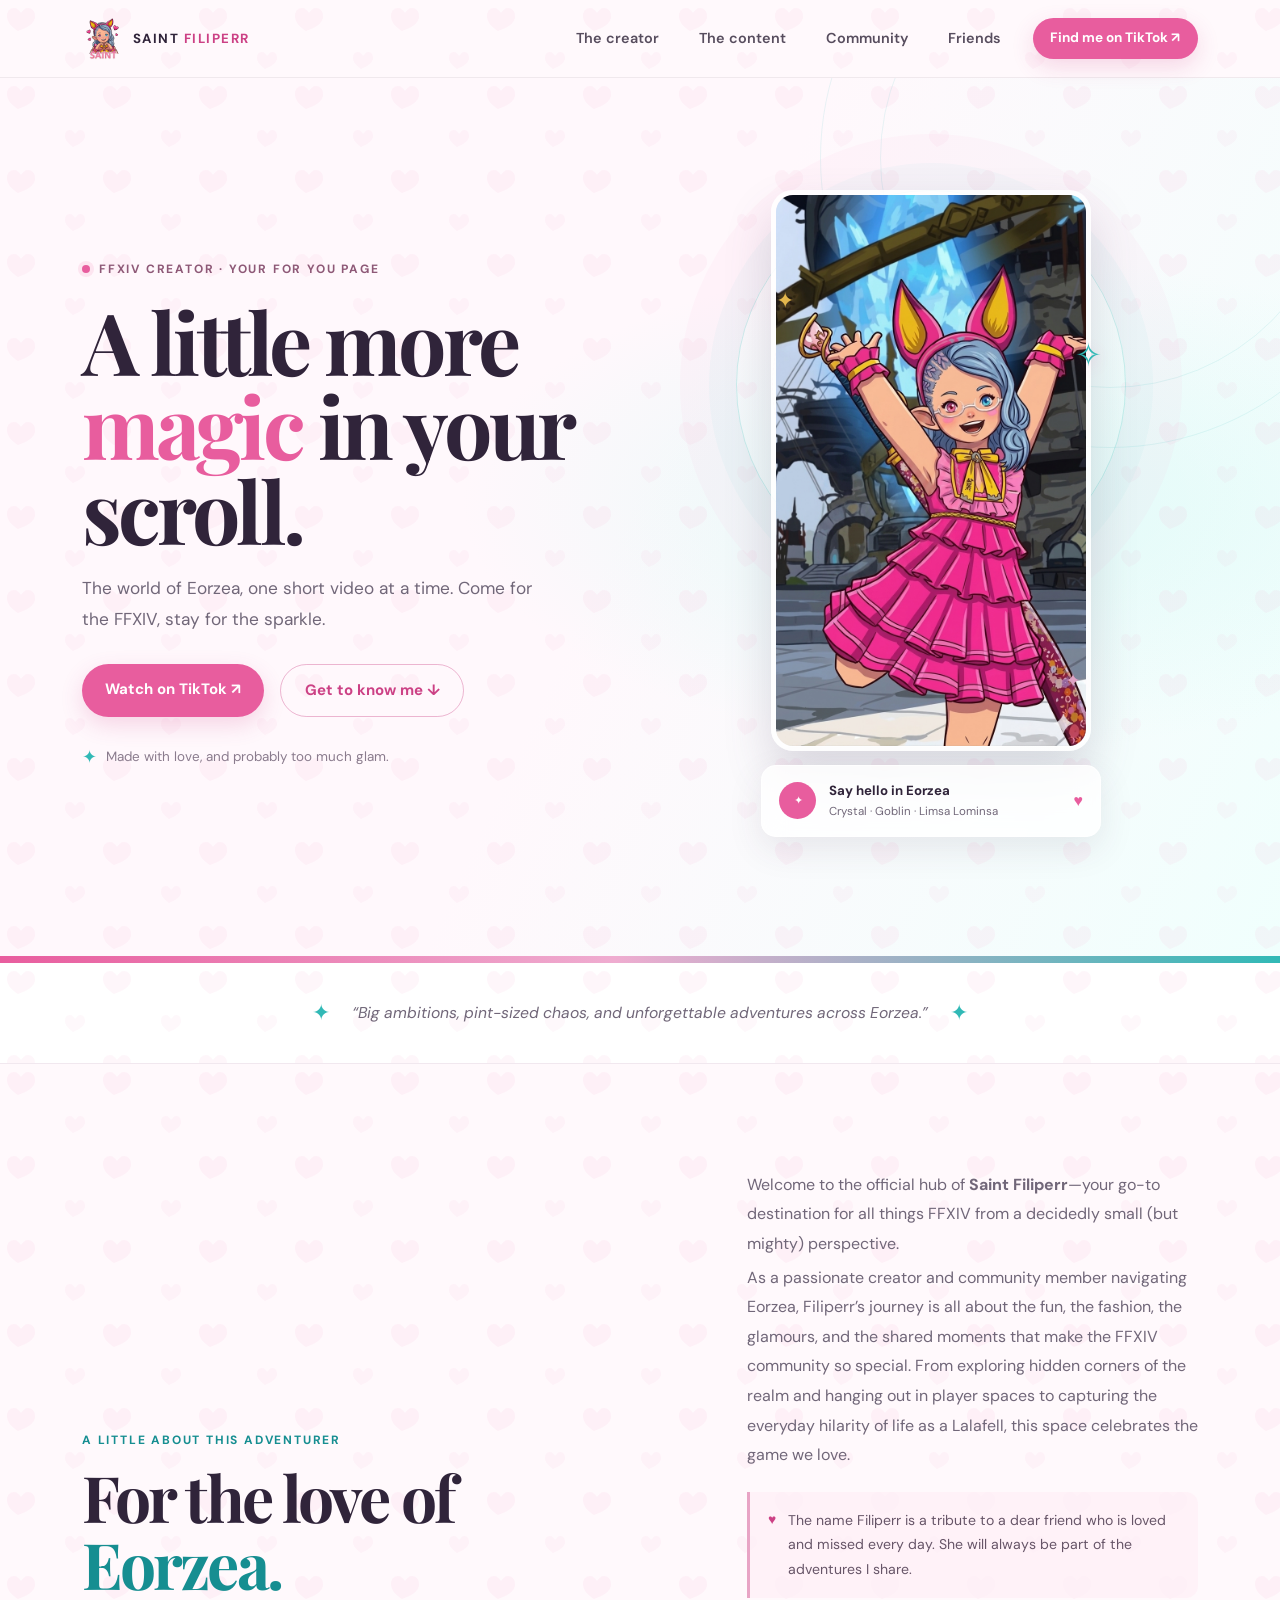
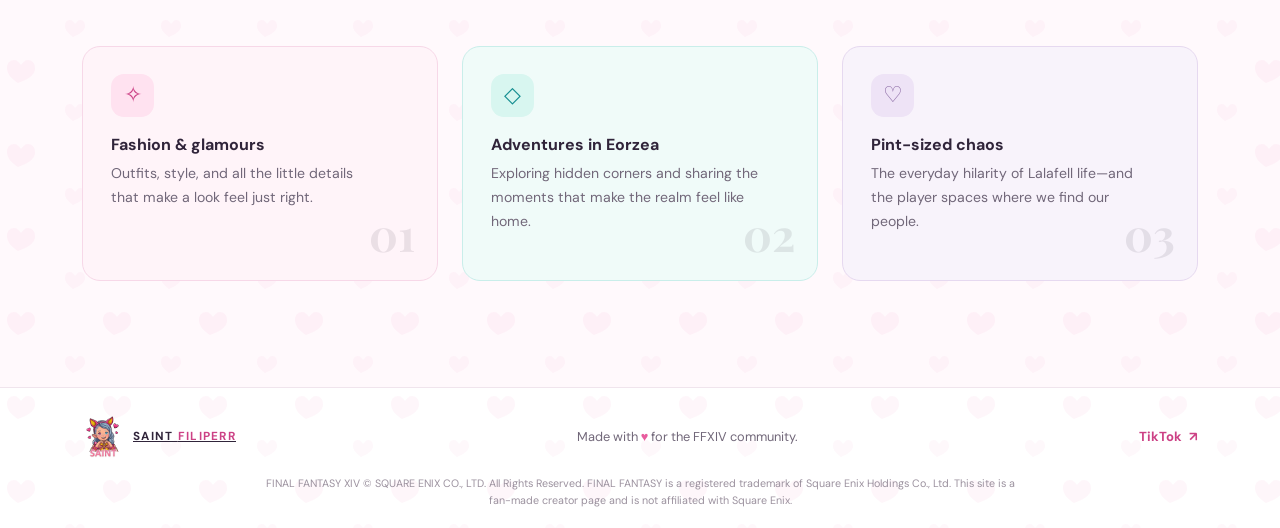
<file: index.html>
<!doctype html>
<html lang="en">
  <head>
    <meta charset="utf-8">
    <meta name="viewport" content="width=device-width, initial-scale=1">
    <meta name="theme-color" content="#fff8fc">
    <meta name="description" content="Meet Saint Filiperr: big ambitions, pint-sized chaos, and unforgettable FFXIV adventures across Eorzea.">
    <title>Saint Filiperr — FFXIV, with a little sparkle</title>
    <link rel="icon" type="image/png" href="favicon.png">
    <link rel="preconnect" href="https://fonts.googleapis.com">
    <link rel="preconnect" href="https://fonts.gstatic.com" crossorigin>
    <link href="https://fonts.googleapis.com/css2?family=DM+Sans:wght@400;500;600;700&family=Playfair+Display:wght@600;700;800&display=swap" rel="stylesheet">
    <link href="https://cdn.jsdelivr.net/npm/bootstrap@5.3.3/dist/css/bootstrap.min.css" rel="stylesheet" integrity="sha384-QWTKZyjpPEjISv5WaRU9OFeRpok6YctnYmDr5pNlyT2bRjXh0JMhjY6hW+ALEwIH" crossorigin="anonymous">
    <link rel="stylesheet" href="styles.css">
  </head>
  <body>
    <nav class="navbar navbar-expand-lg sticky-top site-nav" aria-label="Main navigation">
      <div class="container">
        <a class="navbar-brand brand" href="#home" aria-label="Saint Filiperr home">
          <img class="brand-logo" src="images_saintfiliperr/SAINT_LOGO.png" alt="">
          <span>SAINT <span class="brand-accent">FILIPERR</span></span>
        </a>
        <button class="navbar-toggler nav-toggle" type="button" data-bs-toggle="collapse" data-bs-target="#mainNavigation" aria-controls="mainNavigation" aria-expanded="false" aria-label="Toggle navigation">
          <span class="navbar-toggler-icon"></span>
        </button>
        <div class="collapse navbar-collapse" id="mainNavigation">
          <ul class="navbar-nav ms-auto align-items-lg-center gap-lg-4">
            <li class="nav-item"><a class="nav-link" href="#about">The creator</a></li>
            <li class="nav-item"><a class="nav-link" href="content.html">The content</a></li>
            <li class="nav-item"><a class="nav-link" href="community.html">Community</a></li>
            <li class="nav-item"><a class="nav-link" href="friends.html">Friends</a></li>
            <li class="nav-item mt-3 mt-lg-0">
              <a class="btn btn-tiktok nav-cta" href="https://www.tiktok.com/@saint.lala.ffxiv?lang=en" target="_blank" rel="noopener noreferrer">Find me on TikTok <span aria-hidden="true">↗</span></a>
            </li>
          </ul>
        </div>
      </div>
    </nav>

    <main>
      <section class="hero-section" id="home">
        <div class="hero-orb hero-orb-one" aria-hidden="true"></div>
        <div class="hero-orb hero-orb-two" aria-hidden="true"></div>
        <div class="container hero-content">
          <div class="row align-items-center g-5">
            <div class="col-lg-6">
              <div class="eyebrow"><span class="eyebrow-dot"></span> FFXIV CREATOR · YOUR FOR YOU PAGE</div>
              <h1>A little more<br><span class="text-pink">magic</span> in your<br>scroll.</h1>
              <p class="hero-copy">The world of Eorzea, one short video at a time. Come for the FFXIV, stay for the sparkle.</p>
              <div class="d-flex flex-wrap gap-3 hero-actions">
                <a class="btn btn-tiktok btn-lg" href="https://www.tiktok.com/@saint.lala.ffxiv?lang=en" target="_blank" rel="noopener noreferrer">Watch on TikTok <span aria-hidden="true">↗</span></a>
                <a class="btn btn-outline-pink btn-lg" href="#about">Get to know me <span aria-hidden="true">↓</span></a>
              </div>
              <div class="hero-note"><span class="note-star" aria-hidden="true">✦</span> Made with love, and probably too much glam.</div>
            </div>
            <div class="col-lg-6">
              <div class="hero-art">
                <div class="art-sparkle sparkle-one" aria-hidden="true">✦</div>
                <div class="art-sparkle sparkle-two" aria-hidden="true">✧</div>
                <div class="art-sparkle sparkle-three" aria-hidden="true">✦</div>
                <div class="crystal-halo"></div>
                <img class="hero-character" src="images_saintfiliperr/Saint_Filiperr_1.png" alt="Saint Filiperr's FFXIV character in a bright pink outfit, waving in Eorzea">
                <div class="art-caption">
                  <span class="caption-icon" aria-hidden="true">✦</span>
                  <span><strong>Say hello in Eorzea</strong><small>Crystal · Goblin · Limsa Lominsa</small></span>
                  <span class="caption-heart" aria-hidden="true">♥</span>
                </div>
              </div>
            </div>
          </div>
        </div>
        <div class="hero-bottom-line" aria-hidden="true"><span></span></div>
      </section>

      <section class="intro-strip" aria-label="Creator introduction">
        <div class="container">
          <div class="intro-inner">
            <span class="intro-star" aria-hidden="true">✦</span>
            <p><em>“Big ambitions, pint-sized chaos, and unforgettable adventures across Eorzea.”</em></p>
            <span class="intro-star" aria-hidden="true">✦</span>
          </div>
        </div>
      </section>

      <section class="content-section section-space" id="about">
        <div class="container">
          <div class="row align-items-end gy-3 mb-5">
            <div class="col-lg-7">
              <span class="section-kicker">A little about this adventurer</span>
              <h2>For the love of<br><span class="text-turquoise">Eorzea.</span></h2>
            </div>
            <div class="col-lg-5">
              <p class="section-lead">Welcome to the official hub of <strong>Saint Filiperr</strong>—your go-to destination for all things FFXIV from a decidedly small (but mighty) perspective.</p>
              <p class="section-lead">As a passionate creator and community member navigating Eorzea, Filiperr’s journey is all about the fun, the fashion, the glamours, and the shared moments that make the FFXIV community so special. From exploring hidden corners of the realm and hanging out in player spaces to capturing the everyday hilarity of life as a Lalafell, this space celebrates the game we love.</p>
              <aside class="memorial-note" aria-label="In memory of Filiperr">
                <span class="memorial-heart" aria-hidden="true">♥</span>
                <p>The name Filiperr is a tribute to a dear friend who is loved and missed every day. She will always be part of the adventures I share.</p>
              </aside>
            </div>
          </div>
          <div class="row g-4">
            <div class="col-md-4">
              <article class="feature-card feature-pink">
                <span class="feature-icon" aria-hidden="true">✧</span>
                <h3>Fashion &amp; glamours</h3>
                <p>Outfits, style, and all the little details that make a look feel just right.</p>
                <span class="card-number">01</span>
              </article>
            </div>
            <div class="col-md-4">
              <article class="feature-card feature-blue">
                <span class="feature-icon" aria-hidden="true">◇</span>
                <h3>Adventures in Eorzea</h3>
                <p>Exploring hidden corners and sharing the moments that make the realm feel like home.</p>
                <span class="card-number">02</span>
              </article>
            </div>
            <div class="col-md-4">
              <article class="feature-card feature-lilac">
                <span class="feature-icon" aria-hidden="true">♡</span>
                <h3>Pint-sized chaos</h3>
                <p>The everyday hilarity of Lalafell life—and the player spaces where we find our people.</p>
                <span class="card-number">03</span>
              </article>
            </div>
          </div>
        </div>
      </section>

      </main>

    <footer class="site-footer">
      <div class="container footer-inner">
        <a class="brand footer-brand" href="#home" aria-label="Saint Filiperr home"><img class="brand-logo" src="images_saintfiliperr/SAINT_LOGO.png" alt=""><span>SAINT <span class="brand-accent">FILIPERR</span></span></a>
        <p>Made with <span aria-label="love">♥</span> for the FFXIV community.</p>
        <a class="footer-link" href="https://www.tiktok.com/@saint.lala.ffxiv?lang=en" target="_blank" rel="noopener noreferrer">TikTok <span aria-hidden="true">↗</span></a>
      </div>
      <div class="container footer-legal"><p>FINAL FANTASY XIV © SQUARE ENIX CO., LTD. All Rights Reserved. FINAL FANTASY is a registered trademark of Square Enix Holdings Co., Ltd. This site is a fan-made creator page and is not affiliated with Square Enix.</p></div>
    </footer>

    <script src="https://cdn.jsdelivr.net/npm/bootstrap@5.3.3/dist/js/bootstrap.bundle.min.js" integrity="sha384-YvpcrYf0tY3lHB60NNkmXc5s9fDVZLESaAA55NDzOxhy9GkcIdslK1eN7N6jIeHz" crossorigin="anonymous"></script>
  </body>
</html>
</file>
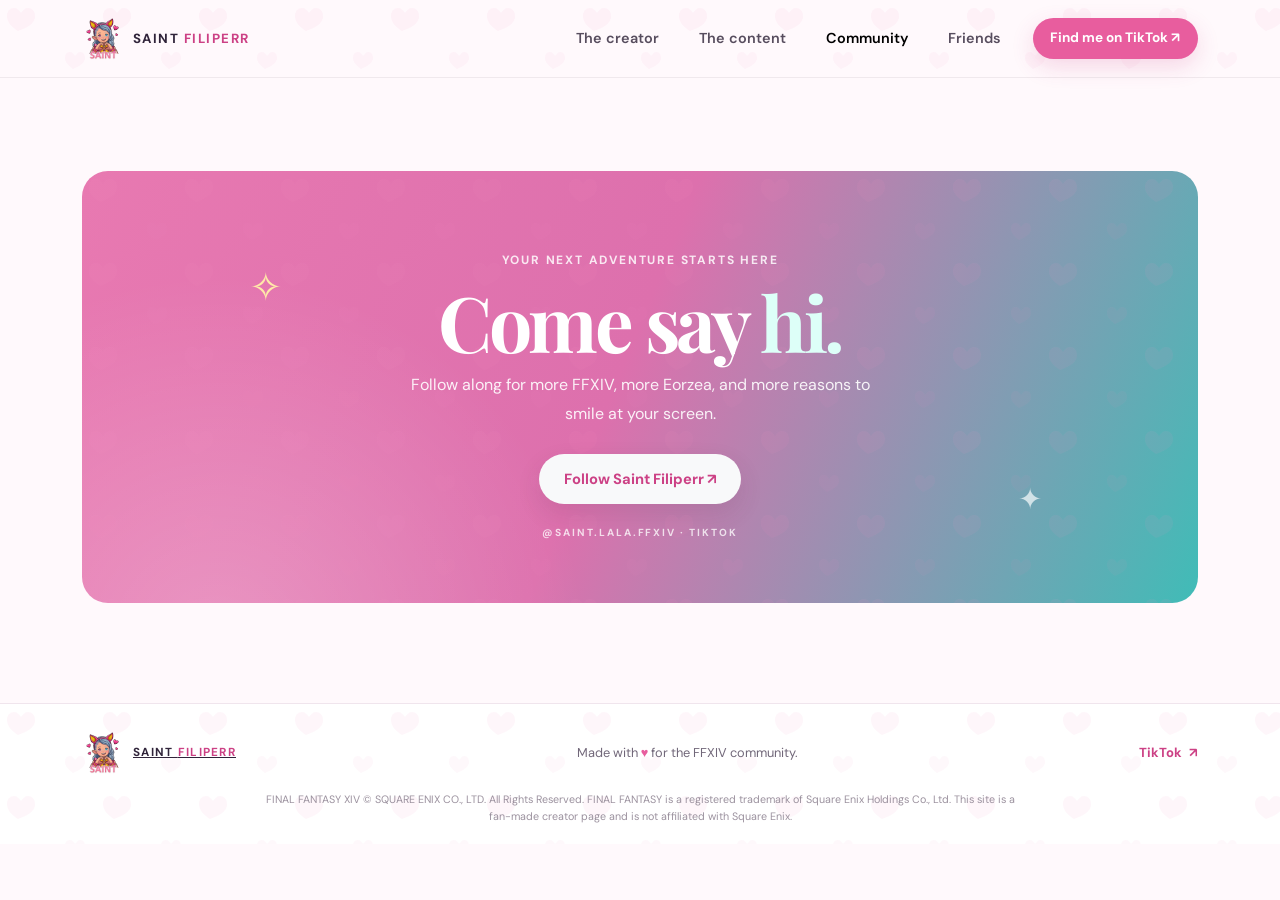
<file: community.html>
<!doctype html>
<html lang="en">
  <head>
    <meta charset="utf-8">
    <meta name="viewport" content="width=device-width, initial-scale=1">
    <meta name="theme-color" content="#fff8fc">
    <meta name="description" content="Join Saint Filiperr for more FFXIV, more Eorzea, and more reasons to smile at your screen.">
    <title>Community — Saint Filiperr</title>
    <link rel="icon" type="image/png" href="favicon.png">
    <link rel="preconnect" href="https://fonts.googleapis.com">
    <link rel="preconnect" href="https://fonts.gstatic.com" crossorigin>
    <link href="https://fonts.googleapis.com/css2?family=DM+Sans:wght@400;500;600;700&family=Playfair+Display:wght@600;700;800&display=swap" rel="stylesheet">
    <link href="https://cdn.jsdelivr.net/npm/bootstrap@5.3.3/dist/css/bootstrap.min.css" rel="stylesheet" integrity="sha384-QWTKZyjpPEjISv5WaRU9OFeRpok6YctnYmDr5pNlyT2bRjXh0JMhjY6hW+ALEwIH" crossorigin="anonymous">
    <link rel="stylesheet" href="styles.css">
  </head>
  <body>
    <nav class="navbar navbar-expand-lg sticky-top site-nav" aria-label="Main navigation">
      <div class="container">
        <a class="navbar-brand brand" href="index.html#home" aria-label="Saint Filiperr home">
          <img class="brand-logo" src="images_saintfiliperr/SAINT_LOGO.png" alt="">
          <span>SAINT <span class="brand-accent">FILIPERR</span></span>
        </a>
        <button class="navbar-toggler nav-toggle" type="button" data-bs-toggle="collapse" data-bs-target="#mainNavigation" aria-controls="mainNavigation" aria-expanded="false" aria-label="Toggle navigation">
          <span class="navbar-toggler-icon"></span>
        </button>
        <div class="collapse navbar-collapse" id="mainNavigation">
          <ul class="navbar-nav ms-auto align-items-lg-center gap-lg-4">
            <li class="nav-item"><a class="nav-link" href="index.html#about">The creator</a></li>
            <li class="nav-item"><a class="nav-link" href="content.html">The content</a></li>
            <li class="nav-item"><a class="nav-link active" href="community.html" aria-current="page">Community</a></li>
            <li class="nav-item"><a class="nav-link" href="friends.html">Friends</a></li>
            <li class="nav-item mt-3 mt-lg-0">
              <a class="btn btn-tiktok nav-cta" href="https://www.tiktok.com/@saint.lala.ffxiv?lang=en" target="_blank" rel="noopener noreferrer">Find me on TikTok <span aria-hidden="true">↗</span></a>
            </li>
          </ul>
        </div>
      </div>
    </nav>

    <main>
      <section class="community-section section-space">
        <div class="container">
          <div class="community-card">
            <div class="community-spark community-spark-one" aria-hidden="true">✧</div>
            <div class="community-spark community-spark-two" aria-hidden="true">✦</div>
            <span class="section-kicker">Your next adventure starts here</span>
            <h1>Come say <span>hi.</span></h1>
            <p>Follow along for more FFXIV, more Eorzea, and more reasons to smile at your screen.</p>
            <a class="btn btn-light btn-lg community-button" href="https://www.tiktok.com/@saint.lala.ffxiv?lang=en" target="_blank" rel="noopener noreferrer">Follow Saint Filiperr <span aria-hidden="true">↗</span></a>
            <div class="community-handle">@SAINT.LALA.FFXIV · TIKTOK</div>
          </div>
        </div>
      </section>
    </main>

    <footer class="site-footer">
      <div class="container footer-inner">
        <a class="brand footer-brand" href="index.html#home" aria-label="Saint Filiperr home"><img class="brand-logo" src="images_saintfiliperr/SAINT_LOGO.png" alt=""><span>SAINT <span class="brand-accent">FILIPERR</span></span></a>
        <p>Made with <span aria-label="love">♥</span> for the FFXIV community.</p>
        <a class="footer-link" href="https://www.tiktok.com/@saint.lala.ffxiv?lang=en" target="_blank" rel="noopener noreferrer">TikTok <span aria-hidden="true">↗</span></a>
      </div>
      <div class="container footer-legal"><p>FINAL FANTASY XIV © SQUARE ENIX CO., LTD. All Rights Reserved. FINAL FANTASY is a registered trademark of Square Enix Holdings Co., Ltd. This site is a fan-made creator page and is not affiliated with Square Enix.</p></div>
    </footer>

    <script src="https://cdn.jsdelivr.net/npm/bootstrap@5.3.3/dist/js/bootstrap.bundle.min.js" integrity="sha384-YvpcrYf0tY3lHB60NNkmXc5s9fDVZLESaAA55NDzOxhy9GkcIdslK1eN7N6jIeHz" crossorigin="anonymous"></script>
  </body>
</html>
</file>
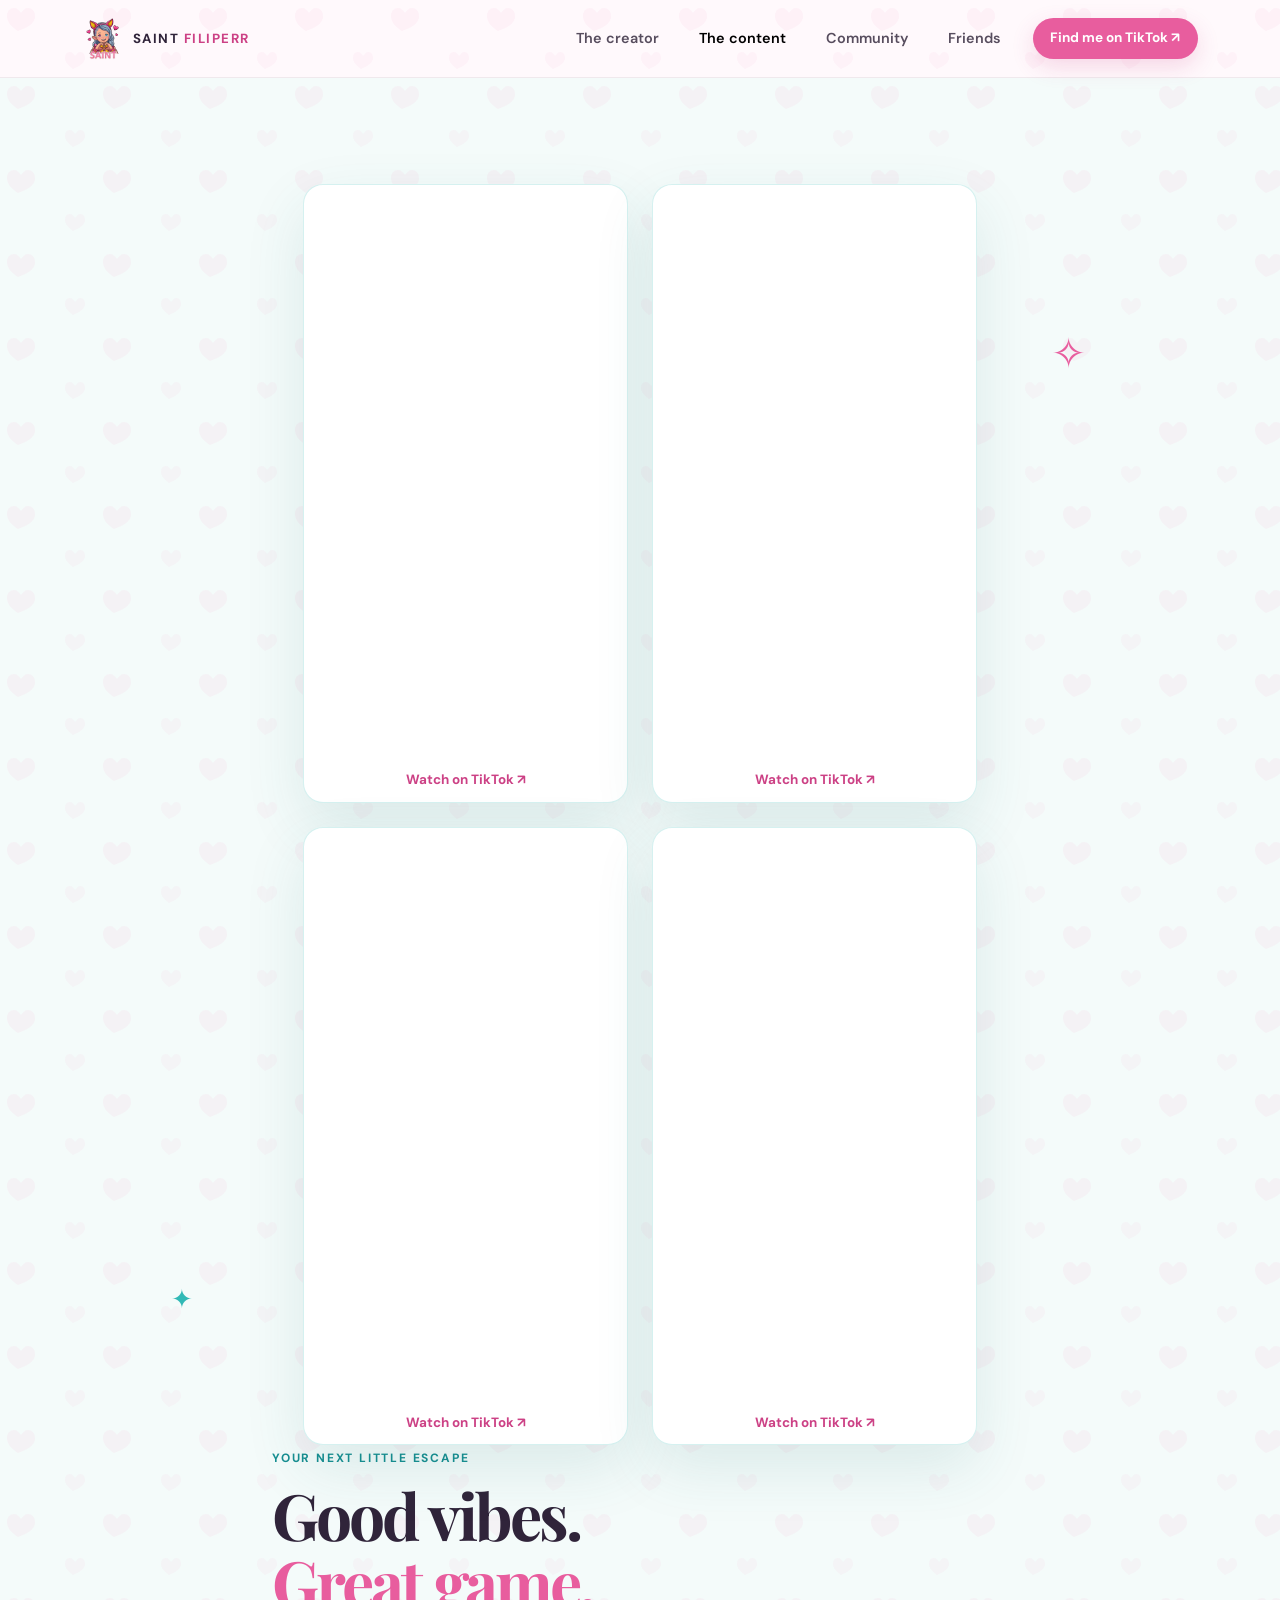
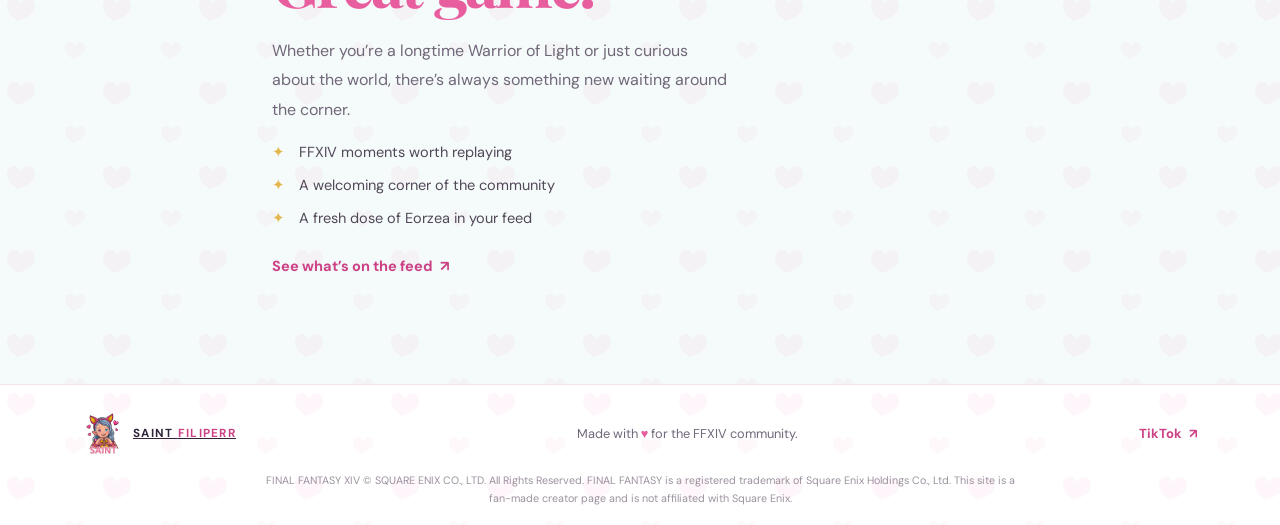
<file: content.html>
<!doctype html>
<html lang="en">
  <head>
    <meta charset="utf-8">
    <meta name="viewport" content="width=device-width, initial-scale=1">
    <meta name="theme-color" content="#fff8fc">
    <meta name="description" content="Watch Saint Filiperr's FFXIV videos, glamours, adventures, and Lalafell chaos from across Eorzea.">
    <title>The Content — Saint Filiperr</title>
    <link rel="icon" type="image/png" href="favicon.png">
    <link rel="preconnect" href="https://fonts.googleapis.com">
    <link rel="preconnect" href="https://fonts.gstatic.com" crossorigin>
    <link href="https://fonts.googleapis.com/css2?family=DM+Sans:wght@400;500;600;700&family=Playfair+Display:wght@600;700;800&display=swap" rel="stylesheet">
    <link href="https://cdn.jsdelivr.net/npm/bootstrap@5.3.3/dist/css/bootstrap.min.css" rel="stylesheet" integrity="sha384-QWTKZyjpPEjISv5WaRU9OFeRpok6YctnYmDr5pNlyT2bRjXh0JMhjY6hW+ALEwIH" crossorigin="anonymous">
    <link rel="stylesheet" href="styles.css">
  </head>
  <body>
    <nav class="navbar navbar-expand-lg sticky-top site-nav" aria-label="Main navigation">
      <div class="container">
        <a class="navbar-brand brand" href="index.html#home" aria-label="Saint Filiperr home">
          <img class="brand-logo" src="images_saintfiliperr/SAINT_LOGO.png" alt="">
          <span>SAINT <span class="brand-accent">FILIPERR</span></span>
        </a>
        <button class="navbar-toggler nav-toggle" type="button" data-bs-toggle="collapse" data-bs-target="#mainNavigation" aria-controls="mainNavigation" aria-expanded="false" aria-label="Toggle navigation">
          <span class="navbar-toggler-icon"></span>
        </button>
        <div class="collapse navbar-collapse" id="mainNavigation">
          <ul class="navbar-nav ms-auto align-items-lg-center gap-lg-4">
            <li class="nav-item"><a class="nav-link" href="index.html#about">The creator</a></li>
            <li class="nav-item"><a class="nav-link active" href="content.html" aria-current="page">The content</a></li>
            <li class="nav-item"><a class="nav-link" href="community.html">Community</a></li>
            <li class="nav-item"><a class="nav-link" href="friends.html">Friends</a></li>
            <li class="nav-item mt-3 mt-lg-0">
              <a class="btn btn-tiktok nav-cta" href="https://www.tiktok.com/@saint.lala.ffxiv?lang=en" target="_blank" rel="noopener noreferrer">Find me on TikTok <span aria-hidden="true">↗</span></a>
            </li>
          </ul>
        </div>
      </div>
    </nav>

    <main>
      <section class="content-section content-tint section-space">
        <div class="container">
          <div class="row justify-content-center gy-5">
            <div class="col-12">
              <div class="content-visual tiktok-visual">
                <div class="tiktok-players">
                  <div class="tiktok-embed-shell">
                    <iframe
                      class="tiktok-player"
                      src="https://www.tiktok.com/player/v1/7669598027153165598?embed_from=oembed&amp;music_info=1&amp;description=1"
                      title="Saint Filiperr at Lalapalooza on TikTok"
                      allow="accelerometer; autoplay; clipboard-write; encrypted-media; gyroscope; picture-in-picture"
                      allowfullscreen
                      loading="lazy"
                    ></iframe>
                    <a class="tiktok-fallback-link" href="https://www.tiktok.com/@saint.lala.ffxiv/video/7669598027153165598" target="_blank" rel="noopener noreferrer">Watch on TikTok <span aria-hidden="true">↗</span></a>
                  </div>
                  <div class="tiktok-embed-shell">
                    <iframe
                      class="tiktok-player"
                      src="https://www.tiktok.com/player/v1/7579790506259926302?embed_from=oembed&amp;music_info=1&amp;description=1"
                      title="Saint Filiperr's FFXIV and milk video on TikTok"
                      allow="accelerometer; autoplay; clipboard-write; encrypted-media; fullscreen; gyroscope; picture-in-picture; web-share"
                      allowfullscreen
                      loading="lazy"
                    ></iframe>
                    <a class="tiktok-fallback-link" href="https://www.tiktok.com/@saint.lala.ffxiv/video/7579790506259926302" target="_blank" rel="noopener noreferrer">Watch on TikTok <span aria-hidden="true">↗</span></a>
                  </div>
                  <div class="tiktok-embed-shell">
                    <iframe
                      class="tiktok-player"
                      src="https://www.tiktok.com/player/v1/7704852087770713375?embed_from=oembed&amp;music_info=1&amp;description=1"
                      title="Saint Filiperr FFXIV meme on TikTok"
                      allow="accelerometer; autoplay; clipboard-write; encrypted-media; gyroscope; picture-in-picture"
                      allowfullscreen
                      loading="lazy"
                    ></iframe>
                    <a class="tiktok-fallback-link" href="https://www.tiktok.com/@saint.lala.ffxiv/video/7704852087770713375" target="_blank" rel="noopener noreferrer">Watch on TikTok <span aria-hidden="true">↗</span></a>
                  </div>
                  <div class="tiktok-embed-shell">
                    <iframe
                      class="tiktok-player"
                      height="578"
                      width="325"
                      src="https://www.tiktok.com/player/v1/7706730728309968158?embed_from=webapp_share&amp;music_info=1&amp;description=1&amp;autoplay=1&amp;muted=1"
                      frameborder="0"
                      allow="accelerometer; autoplay; clipboard-write; encrypted-media; fullscreen; gyroscope; picture-in-picture; web-share"
                      title="I'm clearly going too far #fyp #ffxiv #lalafell #ffxivcommunity #meme @Final Fantasy XIV Online @SquareEnix"
                      allowfullscreen
                      loading="lazy"
                    ></iframe>
                    <a class="tiktok-fallback-link" href="https://www.tiktok.com/@saint.lala.ffxiv/video/7706730728309968158" target="_blank" rel="noopener noreferrer">Watch on TikTok <span aria-hidden="true">↗</span></a>
                  </div>
                </div>
                <span class="visual-decoration decor-one" aria-hidden="true">✧</span>
                <span class="visual-decoration decor-two" aria-hidden="true">✦</span>
              </div>
            </div>
            <div class="col-12 col-lg-8 content-copy">
              <span class="section-kicker">Your next little escape</span>
              <h1>Good vibes.<br><span class="text-pink">Great game.</span></h1>
              <p>Whether you’re a longtime Warrior of Light or just curious about the world, there’s always something new waiting around the corner.</p>
              <ul class="content-list">
                <li><span>✦</span> FFXIV moments worth replaying</li>
                <li><span>✦</span> A welcoming corner of the community</li>
                <li><span>✦</span> A fresh dose of Eorzea in your feed</li>
              </ul>
              <a class="text-link" href="https://www.tiktok.com/@saint.lala.ffxiv?lang=en" target="_blank" rel="noopener noreferrer">See what’s on the feed <span aria-hidden="true">↗</span></a>
            </div>
          </div>
        </div>
      </section>
    </main>

    <footer class="site-footer">
      <div class="container footer-inner">
        <a class="brand footer-brand" href="index.html#home" aria-label="Saint Filiperr home"><img class="brand-logo" src="images_saintfiliperr/SAINT_LOGO.png" alt=""><span>SAINT <span class="brand-accent">FILIPERR</span></span></a>
        <p>Made with <span aria-label="love">♥</span> for the FFXIV community.</p>
        <a class="footer-link" href="https://www.tiktok.com/@saint.lala.ffxiv?lang=en" target="_blank" rel="noopener noreferrer">TikTok <span aria-hidden="true">↗</span></a>
      </div>
      <div class="container footer-legal"><p>FINAL FANTASY XIV © SQUARE ENIX CO., LTD. All Rights Reserved. FINAL FANTASY is a registered trademark of Square Enix Holdings Co., Ltd. This site is a fan-made creator page and is not affiliated with Square Enix.</p></div>
    </footer>

    <script src="https://cdn.jsdelivr.net/npm/bootstrap@5.3.3/dist/js/bootstrap.bundle.min.js" integrity="sha384-YvpcrYf0tY3lHB60NNkmXc5s9fDVZLESaAA55NDzOxhy9GkcIdslK1eN7N6jIeHz" crossorigin="anonymous"></script>
  </body>
</html>
</file>
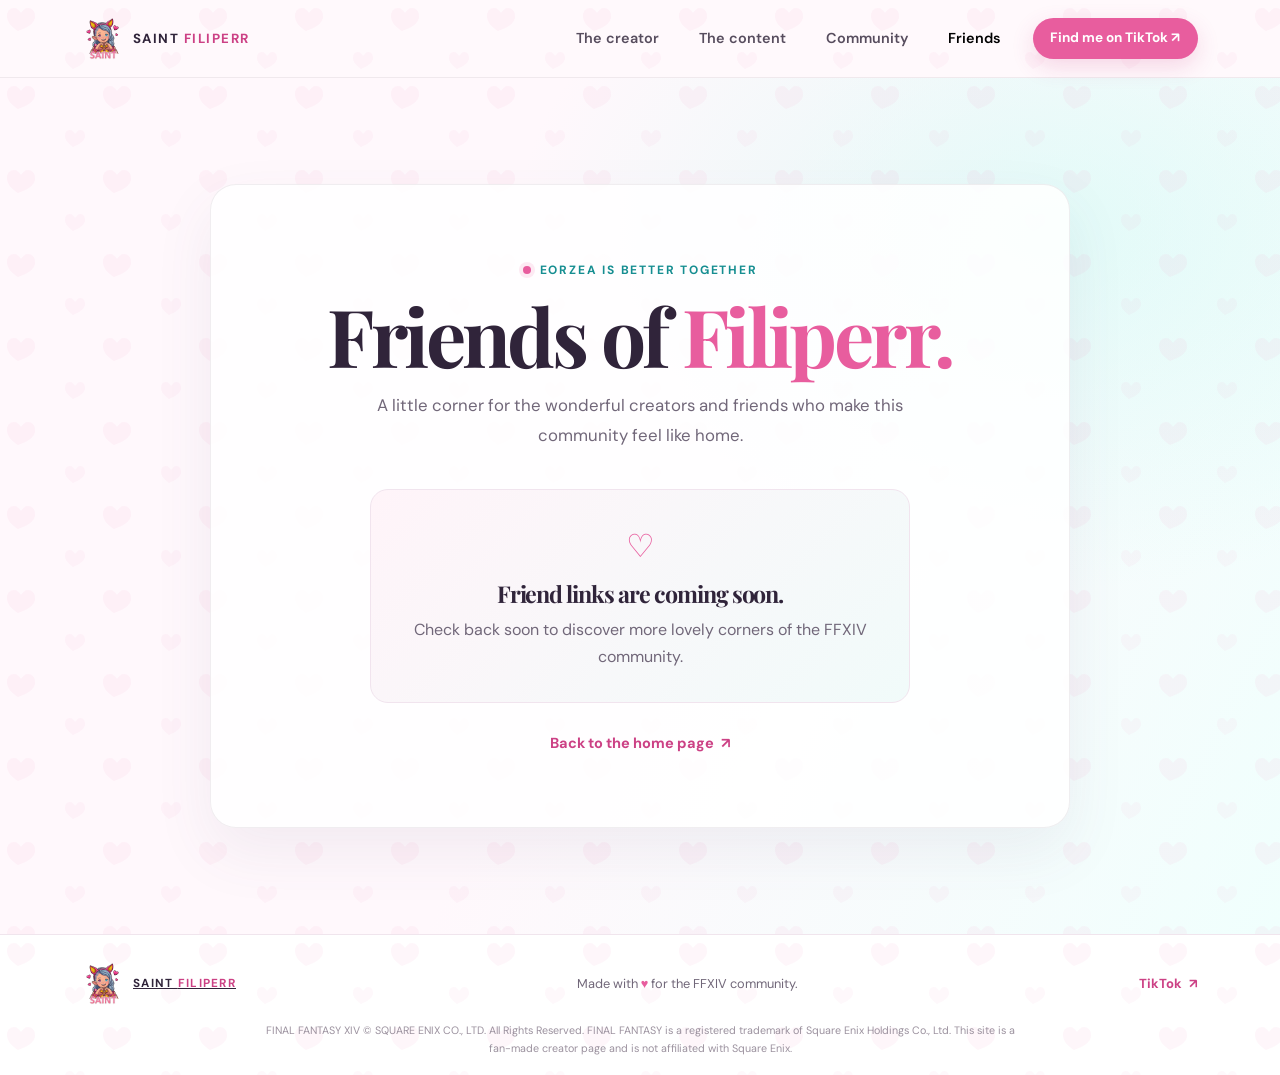
<file: friends.html>
<!doctype html>
<html lang="en">
  <head>
    <meta charset="utf-8">
    <meta name="viewport" content="width=device-width, initial-scale=1">
    <meta name="theme-color" content="#fff8fc">
    <meta name="description" content="Meet the friends and fellow creators who make the FFXIV community special.">
    <title>Friends — Saint Filiperr</title>
    <link rel="icon" type="image/png" href="favicon.png">
    <link rel="preconnect" href="https://fonts.googleapis.com">
    <link rel="preconnect" href="https://fonts.gstatic.com" crossorigin>
    <link href="https://fonts.googleapis.com/css2?family=DM+Sans:wght@400;500;600;700&family=Playfair+Display:wght@600;700;800&display=swap" rel="stylesheet">
    <link href="https://cdn.jsdelivr.net/npm/bootstrap@5.3.3/dist/css/bootstrap.min.css" rel="stylesheet" integrity="sha384-QWTKZyjpPEjISv5WaRU9OFeRpok6YctnYmDr5pNlyT2bRjXh0JMhjY6hW+ALEwIH" crossorigin="anonymous">
    <link rel="stylesheet" href="styles.css">
  </head>
  <body>
    <nav class="navbar navbar-expand-lg sticky-top site-nav" aria-label="Main navigation">
      <div class="container">
        <a class="navbar-brand brand" href="index.html#home" aria-label="Saint Filiperr home">
          <img class="brand-logo" src="images_saintfiliperr/SAINT_LOGO.png" alt="">
          <span>SAINT <span class="brand-accent">FILIPERR</span></span>
        </a>
        <button class="navbar-toggler nav-toggle" type="button" data-bs-toggle="collapse" data-bs-target="#mainNavigation" aria-controls="mainNavigation" aria-expanded="false" aria-label="Toggle navigation">
          <span class="navbar-toggler-icon"></span>
        </button>
        <div class="collapse navbar-collapse" id="mainNavigation">
          <ul class="navbar-nav ms-auto align-items-lg-center gap-lg-4">
            <li class="nav-item"><a class="nav-link" href="index.html#about">The creator</a></li>
            <li class="nav-item"><a class="nav-link" href="content.html">The content</a></li>
            <li class="nav-item"><a class="nav-link" href="community.html">Community</a></li>
            <li class="nav-item"><a class="nav-link active" href="friends.html" aria-current="page">Friends</a></li>
            <li class="nav-item mt-3 mt-lg-0">
              <a class="btn btn-tiktok nav-cta" href="https://www.tiktok.com/@saint.lala.ffxiv?lang=en" target="_blank" rel="noopener noreferrer">Find me on TikTok <span aria-hidden="true">↗</span></a>
            </li>
          </ul>
        </div>
      </div>
    </nav>

    <main>
      <section class="friends-hero section-space">
        <div class="container">
          <div class="friends-card">
            <span class="section-kicker"><span class="eyebrow-dot"></span> EORZEA IS BETTER TOGETHER</span>
            <h1>Friends of <span class="text-pink">Filiperr.</span></h1>
            <p class="friends-intro">A little corner for the wonderful creators and friends who make this community feel like home.</p>
            <div class="friends-empty">
              <span class="friends-heart" aria-hidden="true">♡</span>
              <h2>Friend links are coming soon.</h2>
              <p>Check back soon to discover more lovely corners of the FFXIV community.</p>
            </div>
            <a class="text-link" href="index.html">Back to the home page <span aria-hidden="true">↗</span></a>
          </div>
        </div>
      </section>
    </main>

    <footer class="site-footer">
      <div class="container footer-inner">
        <a class="brand footer-brand" href="index.html#home" aria-label="Saint Filiperr home"><img class="brand-logo" src="images_saintfiliperr/SAINT_LOGO.png" alt=""><span>SAINT <span class="brand-accent">FILIPERR</span></span></a>
        <p>Made with <span aria-label="love">♥</span> for the FFXIV community.</p>
        <a class="footer-link" href="https://www.tiktok.com/@saint.lala.ffxiv?lang=en" target="_blank" rel="noopener noreferrer">TikTok <span aria-hidden="true">↗</span></a>
      </div>
      <div class="container footer-legal"><p>FINAL FANTASY XIV © SQUARE ENIX CO., LTD. All Rights Reserved. FINAL FANTASY is a registered trademark of Square Enix Holdings Co., Ltd. This site is a fan-made creator page and is not affiliated with Square Enix.</p></div>
    </footer>

    <script src="https://cdn.jsdelivr.net/npm/bootstrap@5.3.3/dist/js/bootstrap.bundle.min.js" integrity="sha384-YvpcrYf0tY3lHB60NNkmXc5s9fDVZLESaAA55NDzOxhy9GkcIdslK1eN7N6jIeHz" crossorigin="anonymous"></script>
  </body>
</html>
</file>
<file: styles.css>
:root {
  --pink: #e85d9e;
  --pink-deep: #cc4185;
  --pink-soft: #fff0f7;
  --turquoise: #31b9b6;
  --turquoise-deep: #168e91;
  --gold: #e4b64d;
  --ink: #30243a;
  --muted: #716779;
  --cream: #fff9fc;
  --heart-pattern: url("data:image/svg+xml,%3Csvg xmlns='http://www.w3.org/2000/svg' width='96' height='84' viewBox='0 0 96 84'%3E%3Cpath d='M18 31c-7-5-11-9-11-15 0-5 3-8 7-8 3 0 5 2 7 5 2-3 4-5 7-5 4 0 7 3 7 8 0 6-4 10-17 15Z' fill='%23e88db8' fill-opacity='.08'/%3E%3Cpath d='M73 69c-5-4-8-7-8-11 0-4 2-6 5-6 2 0 4 2 5 4 2-2 3-4 5-4 3 0 5 2 5 6 0 4-3 7-12 11Z' fill='%23e88db8' fill-opacity='.06'/%3E%3C/svg%3E");
  --font-body: "DM Sans", sans-serif;
  --font-heading: "Playfair Display", Georgia, serif;
}

html {
  scroll-behavior: smooth;
  scroll-padding-top: 5.5rem;
}

body {
  color: var(--ink);
  background: var(--cream);
  font-family: var(--font-body);
  -webkit-font-smoothing: antialiased;
}

.site-nav {
  min-height: 78px;
  background-color: rgba(255, 249, 252, 0.94);
  background-image: var(--heart-pattern);
  border-bottom: 1px solid rgba(69, 45, 70, 0.08);
  backdrop-filter: blur(14px);
}

.brand {
  display: inline-flex;
  align-items: center;
  gap: 9px;
  color: var(--ink);
  font-size: 0.83rem;
  font-weight: 700;
  letter-spacing: 0.11em;
}

.brand:hover {
  color: var(--ink);
}

.brand-logo {
  display: block;
  width: 42px;
  height: 42px;
  flex: 0 0 auto;
  object-fit: contain;
}

.brand-accent {
  color: var(--pink-deep);
}

.site-nav .nav-link {
  color: #574d5e;
  font-size: 0.9rem;
  font-weight: 600;
  transition: color 160ms ease;
}

.site-nav .nav-link:hover,
.site-nav .nav-link:focus {
  color: var(--pink-deep);
}

.btn-tiktok {
  border: 0;
  border-radius: 999px;
  padding: 0.78rem 1.35rem;
  color: #fff;
  background: var(--pink);
  box-shadow: 0 8px 22px rgba(209, 66, 135, 0.19);
  font-weight: 700;
  transition: transform 160ms ease, background 160ms ease, box-shadow 160ms ease;
}

.btn-tiktok:hover,
.btn-tiktok:focus {
  color: #fff;
  background: var(--pink-deep);
  box-shadow: 0 10px 24px rgba(209, 66, 135, 0.27);
  transform: translateY(-2px);
}

.nav-cta {
  padding: 0.65rem 1.1rem;
  font-size: 0.85rem;
}

.nav-toggle {
  border: 1px solid rgba(48, 36, 58, 0.17);
  border-radius: 10px;
}

.nav-toggle:focus {
  box-shadow: 0 0 0 0.2rem rgba(232, 93, 158, 0.2);
}

.hero-section {
  position: relative;
  overflow: hidden;
  min-height: 660px;
  padding: 98px 0 112px;
  background-image:
    var(--heart-pattern),
    radial-gradient(ellipse at 78% 48%, rgba(205, 250, 244, 0.52), transparent 38%),
    linear-gradient(115deg, #fff8fc 0%, #fff8fc 49%, #f0fffd 100%);
}

.friends-hero {
  min-height: calc(100vh - 78px);
  background-image:
    var(--heart-pattern),
    radial-gradient(ellipse at 82% 18%, rgba(205, 250, 244, 0.52), transparent 36%),
    linear-gradient(115deg, #fff8fc 0%, #fff8fc 49%, #f0fffd 100%);
}

.friends-card {
  max-width: 860px;
  margin: 0 auto;
  padding: clamp(32px, 7vw, 72px);
  border: 1px solid rgba(69, 45, 70, 0.08);
  border-radius: 26px;
  background: rgba(255, 255, 255, 0.86);
  box-shadow: 0 24px 60px rgba(95, 78, 111, 0.08);
  text-align: center;
}

.friends-card .section-kicker {
  justify-content: center;
  margin-bottom: 16px;
}

.friends-card h1 {
  margin-bottom: 16px;
  font-size: clamp(2.8rem, 7vw, 5rem);
}

.friends-intro {
  max-width: 570px;
  margin: 0 auto;
  color: var(--muted);
  font-size: 1.05rem;
  line-height: 1.8;
}

.friends-empty {
  max-width: 540px;
  margin: 38px auto 28px;
  padding: 32px 24px;
  border: 1px solid #f1e4ee;
  border-radius: 18px;
  background: linear-gradient(135deg, #fff4f9, #f1fbfa);
}

.friends-heart {
  color: var(--pink);
  font-size: 2rem;
}

.friends-empty h2 {
  margin: 10px 0 8px;
  font-family: var(--font-heading);
  font-size: 1.45rem;
  font-weight: 700;
}

.friends-empty p {
  margin: 0;
  color: var(--muted);
  line-height: 1.7;
}

.hero-content {
  position: relative;
  z-index: 1;
}

.hero-orb {
  position: absolute;
  border: 1px solid rgba(49, 185, 182, 0.11);
  border-radius: 50%;
  pointer-events: none;
}

.hero-orb-one {
  top: -210px;
  right: -120px;
  width: 580px;
  height: 580px;
}

.hero-orb-two {
  top: -150px;
  right: -60px;
  width: 460px;
  height: 460px;
}

.eyebrow,
.section-kicker {
  display: inline-flex;
  align-items: center;
  gap: 9px;
  color: var(--turquoise-deep);
  font-size: 0.75rem;
  font-weight: 700;
  letter-spacing: 0.15em;
  text-transform: uppercase;
}

.eyebrow {
  margin-bottom: 21px;
  color: #8e5977;
}

.eyebrow-dot,
.live-dot {
  width: 8px;
  height: 8px;
  border-radius: 50%;
  background: var(--pink);
  box-shadow: 0 0 0 4px rgba(232, 93, 158, 0.12);
}

h1,
h2,
h3,
p {
  margin-top: 0;
}

h1,
h2 {
  color: var(--ink);
  font-family: var(--font-heading);
  font-weight: 700;
  letter-spacing: -0.045em;
}

h1 {
  margin-bottom: 20px;
  font-size: clamp(3.4rem, 6.7vw, 5.8rem);
  line-height: 0.99;
}

.text-pink {
  color: var(--pink);
}

.text-turquoise {
  color: var(--turquoise-deep);
}

.hero-copy {
  max-width: 470px;
  margin-bottom: 29px;
  color: var(--muted);
  font-size: 1.08rem;
  line-height: 1.8;
}

.hero-actions .btn-lg {
  padding: 0.86rem 1.45rem;
  font-size: 0.94rem;
}

.btn-outline-pink {
  border: 1px solid rgba(204, 65, 133, 0.37);
  border-radius: 999px;
  color: var(--pink-deep);
  font-weight: 700;
  transition: color 160ms ease, background 160ms ease, transform 160ms ease;
}

.btn-outline-pink:hover,
.btn-outline-pink:focus {
  border-color: var(--pink-deep);
  color: #fff;
  background: var(--pink-deep);
  transform: translateY(-2px);
}

.hero-note {
  display: flex;
  align-items: center;
  gap: 9px;
  margin-top: 27px;
  color: #8a7b8d;
  font-size: 0.84rem;
}

.note-star {
  color: var(--turquoise);
  font-size: 1.15rem;
}

.hero-art {
  position: relative;
  display: flex;
  flex-direction: column;
  align-items: center;
  gap: 14px;
  padding: 14px 0;
  isolation: isolate;
}

.crystal-halo {
  position: absolute;
  width: min(390px, 85%);
  aspect-ratio: 1;
  border: 1px solid rgba(49, 185, 182, 0.22);
  border-radius: 50%;
  box-shadow: 0 0 0 27px rgba(49, 185, 182, 0.035), 0 0 0 56px rgba(232, 93, 158, 0.035);
}

.crystal-halo::before,
.crystal-halo::after {
  position: absolute;
  inset: 9%;
  border: 1px dashed rgba(232, 93, 158, 0.23);
  border-radius: 50%;
  content: "";
}

.crystal-halo::after {
  inset: 19%;
  border-color: rgba(49, 185, 182, 0.24);
  transform: rotate(38deg) scaleX(1.3);
}

.hero-character {
  position: relative;
  z-index: 1;
  display: block;
  width: min(320px, 100%);
  height: auto;
  border: 5px solid rgba(255, 255, 255, 0.86);
  border-radius: 22px;
  box-shadow: 0 24px 48px rgba(95, 78, 111, 0.2);
  object-fit: contain;
}

.art-sparkle {
  position: absolute;
  z-index: 2;
  color: var(--pink);
  text-shadow: 0 4px 15px rgba(232, 93, 158, 0.3);
}

.sparkle-one {
  top: 16%;
  left: 21%;
  color: var(--gold);
  font-size: 1.4rem;
}

.sparkle-two {
  top: 23%;
  right: 18%;
  color: var(--turquoise);
  font-size: 2rem;
}

.sparkle-three {
  right: 22%;
  bottom: 23%;
  color: #dfa2c4;
  font-size: 1.2rem;
}

.art-caption {
  position: relative;
  z-index: 3;
  display: flex;
  align-items: center;
  gap: 13px;
  width: min(340px, 100%);
  margin: 0 auto;
  padding: 15px 17px;
  border: 1px solid rgba(255, 255, 255, 0.75);
  border-radius: 15px;
  background: rgba(255, 255, 255, 0.82);
  box-shadow: 0 12px 35px rgba(72, 53, 78, 0.1);
  backdrop-filter: blur(12px);
}

.caption-icon {
  display: grid;
  flex: 0 0 37px;
  width: 37px;
  height: 37px;
  place-items: center;
  padding-left: 2px;
  border-radius: 50%;
  color: white;
  background: var(--pink);
  font-size: 0.7rem;
}

.art-caption strong,
.art-caption small {
  display: block;
}

.art-caption strong {
  font-size: 0.83rem;
}

.art-caption small {
  margin-top: 3px;
  color: var(--muted);
  font-size: 0.72rem;
}

.caption-heart {
  margin-left: auto;
  color: var(--pink);
}

.art-label {
  position: absolute;
  color: #6a9c99;
  font-size: 0.6rem;
  font-weight: 700;
  letter-spacing: 0.2em;
}

.label-top {
  top: 2%;
  right: 2%;
}

.label-bottom {
  bottom: 2%;
  left: 1%;
}

.hero-bottom-line {
  position: absolute;
  right: 0;
  bottom: 0;
  left: 0;
  height: 7px;
  background: linear-gradient(90deg, var(--pink) 0%, #efacd0 48%, var(--turquoise) 100%);
}

.intro-strip {
  border-bottom: 1px solid #f1e8ef;
  background-color: #fff;
  background-image: var(--heart-pattern);
}

.intro-inner {
  display: flex;
  min-height: 100px;
  align-items: center;
  justify-content: center;
  gap: 22px;
  text-align: center;
}

.intro-inner p {
  margin: 0;
  color: var(--muted);
  font-size: 0.98rem;
}

.intro-inner strong {
  color: var(--ink);
}

.intro-star {
  color: var(--turquoise);
  font-size: 1.35rem;
}

.section-space {
  padding: 106px 0;
}

.content-section:not(.content-tint) {
  background-image: var(--heart-pattern);
}

.content-section h2,
.content-copy h1,
.content-copy h2 {
  margin: 12px 0 0;
  font-size: clamp(2.8rem, 5vw, 4.2rem);
  line-height: 1.05;
}

.section-lead {
  max-width: 460px;
  margin: 0 0 4px auto;
  color: var(--muted);
  font-size: 1rem;
  line-height: 1.85;
}

.memorial-note {
  display: flex;
  align-items: flex-start;
  gap: 12px;
  max-width: 460px;
  margin: 22px 0 0 auto;
  padding: 16px 18px;
  border-left: 3px solid #e8a4c5;
  border-radius: 0 12px 12px 0;
  background: rgba(255, 240, 247, 0.72);
}

.memorial-heart {
  flex: 0 0 auto;
  color: var(--pink-deep);
  font-size: 0.85rem;
  line-height: 1.8;
}

.memorial-note p {
  margin: 0;
  color: #675568;
  font-size: 0.88rem;
  line-height: 1.75;
}

.feature-card {
  position: relative;
  overflow: hidden;
  min-height: 235px;
  padding: 27px 28px;
  border: 1px solid transparent;
  border-radius: 18px;
  transition: transform 180ms ease, box-shadow 180ms ease;
}

.feature-card:hover {
  box-shadow: 0 15px 34px rgba(53, 42, 59, 0.08);
  transform: translateY(-4px);
}

.feature-pink {
  border-color: #f7d8e8;
  background: #fff4f9;
}

.feature-blue {
  border-color: #c9eeea;
  background: #f0fbf9;
}

.feature-lilac {
  border-color: #e6d9f0;
  background: #f8f3fb;
}

.feature-icon {
  display: inline-grid;
  width: 43px;
  height: 43px;
  place-items: center;
  margin-bottom: 18px;
  border-radius: 13px;
  color: var(--pink-deep);
  background: #ffe2f0;
  font-size: 1.35rem;
}

.feature-blue .feature-icon {
  color: var(--turquoise-deep);
  background: #d8f6f0;
}

.feature-lilac .feature-icon {
  color: #8867a2;
  background: #eee3f6;
}

.feature-card h3 {
  margin-bottom: 8px;
  font-size: 1rem;
  font-weight: 700;
}

.feature-card p {
  max-width: 270px;
  margin: 0;
  color: var(--muted);
  font-size: 0.88rem;
  line-height: 1.7;
}

.card-number {
  position: absolute;
  right: 22px;
  bottom: 12px;
  color: rgba(48, 36, 58, 0.1);
  font-family: var(--font-heading);
  font-size: 2.8rem;
  font-weight: 700;
}

.content-tint {
  background-color: #f4fbfa;
  background-image: var(--heart-pattern);
}

.content-visual {
  position: relative;
  display: grid;
  min-height: 390px;
  place-items: center;
}

.tiktok-players {
  display: grid;
  grid-template-columns: repeat(2, minmax(0, 325px));
  justify-content: center;
  gap: 24px;
  width: 100%;
}

.tiktok-embed-shell {
  position: relative;
  z-index: 1;
  width: min(325px, 100%);
  overflow: hidden;
  border: 1px solid rgba(49, 185, 182, 0.2);
  border-radius: 20px;
  background: #fff;
  box-shadow: 0 23px 60px rgba(38, 118, 115, 0.12);
}

.tiktok-player {
  display: block;
  width: 100%;
  height: auto;
  aspect-ratio: 325 / 578;
  border: 0;
}

.tiktok-fallback-link {
  display: block;
  padding: 11px 16px;
  color: var(--pink-deep);
  font-size: 0.84rem;
  font-weight: 700;
  text-align: center;
  text-decoration: none;
}

.tiktok-fallback-link:hover,
.tiktok-fallback-link:focus {
  color: #9c2c69;
}

@media (max-width: 767.98px) {
  .tiktok-players {
    grid-template-columns: minmax(0, 325px);
  }
}

.visual-frame {
  width: min(420px, 100%);
  overflow: hidden;
  border: 1px solid rgba(49, 185, 182, 0.28);
  border-radius: 20px;
  background:
    radial-gradient(ellipse at center, rgba(255, 255, 255, 0.86), transparent 52%),
    linear-gradient(140deg, #d6f5ee 0%, #f7deee 53%, #d2f3f0 100%);
  box-shadow: 0 23px 60px rgba(38, 118, 115, 0.12);
  transform: rotate(-2deg);
}

.visual-top,
.visual-bottom {
  display: flex;
  align-items: center;
  justify-content: space-between;
  color: #547a79;
  font-size: 0.58rem;
  font-weight: 700;
  letter-spacing: 0.13em;
}

.visual-top {
  gap: 9px;
  justify-content: flex-start;
  padding: 18px 20px 0;
}

.live-dot {
  width: 7px;
  height: 7px;
  background: var(--turquoise);
  box-shadow: 0 0 0 4px rgba(49, 185, 182, 0.12);
}

.visual-center {
  position: relative;
  display: grid;
  min-height: 255px;
  place-items: center;
}

.visual-center::before,
.visual-center::after {
  position: absolute;
  width: 180px;
  height: 180px;
  border: 1px solid rgba(255, 255, 255, 0.74);
  border-radius: 50%;
  content: "";
}

.visual-center::after {
  width: 132px;
  height: 132px;
  border-color: rgba(232, 93, 158, 0.25);
}

.play-button {
  z-index: 1;
  display: grid;
  width: 69px;
  height: 69px;
  place-items: center;
  padding-left: 5px;
  border: 1px solid rgba(255, 255, 255, 0.9);
  border-radius: 50%;
  color: white;
  background: linear-gradient(145deg, var(--pink), #dc76b1);
  box-shadow: 0 9px 22px rgba(185, 82, 140, 0.22);
  font-size: 1rem;
}

.visual-star {
  position: absolute;
  top: 26%;
  left: 27%;
  color: var(--pink);
  font-size: 1.8rem;
}

.visual-star-small {
  top: auto;
  right: 24%;
  bottom: 23%;
  left: auto;
  color: var(--turquoise-deep);
  font-size: 1.3rem;
}

.visual-bottom {
  padding: 0 20px 18px;
}

.visual-bottom span:first-child {
  color: var(--pink-deep);
}

.visual-decoration {
  position: absolute;
  color: var(--pink);
}

.decor-one {
  top: 11%;
  right: 10%;
  font-size: 2.6rem;
}

.decor-two {
  bottom: 10%;
  left: 8%;
  color: var(--turquoise);
  font-size: 1.6rem;
}

.content-copy {
  max-width: 760px;
  margin: 0 auto;
  padding-left: 12px;
}

.content-copy p {
  max-width: 460px;
  margin: 20px 0 18px;
  color: var(--muted);
  line-height: 1.85;
}

.content-list {
  display: grid;
  gap: 11px;
  margin: 0 0 24px;
  padding: 0;
  color: #514758;
  font-size: 0.91rem;
  list-style: none;
}

.content-list span {
  margin-right: 10px;
  color: var(--gold);
}

.text-link,
.footer-link {
  color: var(--pink-deep);
  font-size: 0.91rem;
  font-weight: 700;
  text-decoration: none;
}

.text-link:hover,
.footer-link:hover {
  color: #9c2c69;
}

.text-link span,
.footer-link span {
  margin-left: 4px;
}

.community-section {
  padding-top: 93px;
  padding-bottom: 100px;
}

.community-card {
  position: relative;
  overflow: hidden;
  padding: 76px 24px 62px;
  border-radius: 26px;
  background-image:
    var(--heart-pattern),
    radial-gradient(circle at 12% 110%, rgba(255, 255, 255, 0.24), transparent 34%),
    linear-gradient(112deg, #e879b1 0%, #dd70ad 48%, #40bcb7 100%);
  color: #fff;
  text-align: center;
}

.community-card .section-kicker {
  color: rgba(255, 255, 255, 0.84);
}

.community-card h1,
.community-card h2 {
  margin: 12px 0 12px;
  color: #fff;
  font-size: clamp(3rem, 6vw, 4.8rem);
}

.community-card h1 span,
.community-card h2 span {
  color: #ddfff8;
}

.community-card > p {
  max-width: 500px;
  margin: 0 auto 25px;
  color: rgba(255, 255, 255, 0.9);
  line-height: 1.8;
}

.community-button {
  border: 0;
  border-radius: 999px;
  padding: 0.9rem 1.55rem;
  color: var(--pink-deep);
  font-size: 0.92rem;
  font-weight: 700;
  box-shadow: 0 10px 25px rgba(74, 47, 76, 0.12);
}

.community-button:hover,
.community-button:focus {
  color: #9c2c69;
  background: #fff4fa;
  transform: translateY(-2px);
}

.community-handle {
  margin-top: 21px;
  color: rgba(255, 255, 255, 0.76);
  font-size: 0.64rem;
  font-weight: 700;
  letter-spacing: 0.19em;
}

.community-spark {
  position: absolute;
  color: rgba(255, 255, 255, 0.68);
}

.community-spark-one {
  top: 20%;
  left: 15%;
  color: #ffe9a8;
  font-size: 2.5rem;
}

.community-spark-two {
  right: 14%;
  bottom: 19%;
  font-size: 1.8rem;
}

.site-footer {
  padding: 28px 0 18px;
  border-top: 1px solid #f0e5ed;
  background-color: #fff;
  background-image: var(--heart-pattern);
}

.footer-inner {
  display: flex;
  align-items: center;
  justify-content: space-between;
  gap: 20px;
}

.footer-brand {
  font-size: 0.73rem;
}

.footer-inner p {
  margin: 0;
  color: var(--muted);
  font-size: 0.8rem;
}

.footer-inner p span {
  color: var(--pink);
}

.footer-link {
  font-size: 0.82rem;
}

.footer-legal {
  margin-top: 17px;
}

.footer-legal p {
  max-width: 760px;
  margin: 0 auto;
  color: #9b919e;
  font-size: 0.67rem;
  line-height: 1.65;
  text-align: center;
}

@media (max-width: 991.98px) {
  .site-nav {
    min-height: 70px;
  }

  .site-nav .navbar-collapse {
    padding: 12px 0 18px;
  }

  .site-nav .navbar-nav {
    align-items: stretch !important;
  }

  .site-nav .nav-link {
    padding: 9px 0;
  }

  .nav-cta {
    width: fit-content;
  }

  .hero-section {
    min-height: 0;
    padding: 78px 0 88px;
  }

  .section-space {
    padding: 82px 0;
  }
}

@media (max-width: 575.98px) {
  h1 {
    font-size: clamp(3.35rem, 15vw, 4.5rem);
  }

  .hero-section {
    padding: 66px 0 70px;
  }

  .eyebrow {
    font-size: 0.65rem;
    letter-spacing: 0.12em;
  }

  .hero-copy {
    font-size: 0.98rem;
  }

  .hero-actions {
    flex-direction: column;
    align-items: stretch;
  }

  .hero-actions .btn {
    width: 100%;
  }

  .hero-character {
    width: min(280px, 100%);
  }

  .crystal-halo {
    width: min(300px, 85%);
  }

  .art-caption {
    width: min(315px, 100%);
    padding: 13px 14px;
  }

  .art-label {
    font-size: 0.49rem;
  }

  .intro-inner {
    gap: 12px;
    padding: 22px 4px;
  }

  .intro-inner p {
    font-size: 0.88rem;
    line-height: 1.7;
  }

  .section-space {
    padding: 68px 0;
  }

  .content-section h2,
  .content-copy h1,
  .content-copy h2 {
    font-size: 3.1rem;
  }

  .section-lead {
    margin-left: 0;
  }

  .feature-card {
    min-height: 215px;
  }

  .content-visual {
    min-height: 320px;
  }

  .visual-frame {
    width: 92%;
  }

  .visual-center {
    min-height: 220px;
  }

  .content-copy {
    padding-left: 12px;
  }

  .community-section {
    padding: 56px 0 68px;
  }

  .community-card {
    padding: 60px 20px 48px;
    border-radius: 19px;
  }

  .community-card > p {
    font-size: 0.92rem;
  }

  .community-spark-one {
    top: 10%;
    left: 7%;
  }

  .community-spark-two {
    right: 7%;
    bottom: 10%;
  }

  .footer-inner {
    flex-wrap: wrap;
    justify-content: center;
    text-align: center;
  }

  .footer-inner p {
    flex: 0 0 100%;
    order: 1;
  }
}

@media (prefers-reduced-motion: reduce) {
  *,
  *::before,
  *::after {
    scroll-behavior: auto !important;
    animation-duration: 0.01ms !important;
    animation-iteration-count: 1 !important;
    transition-duration: 0.01ms !important;
  }
}
</file>
